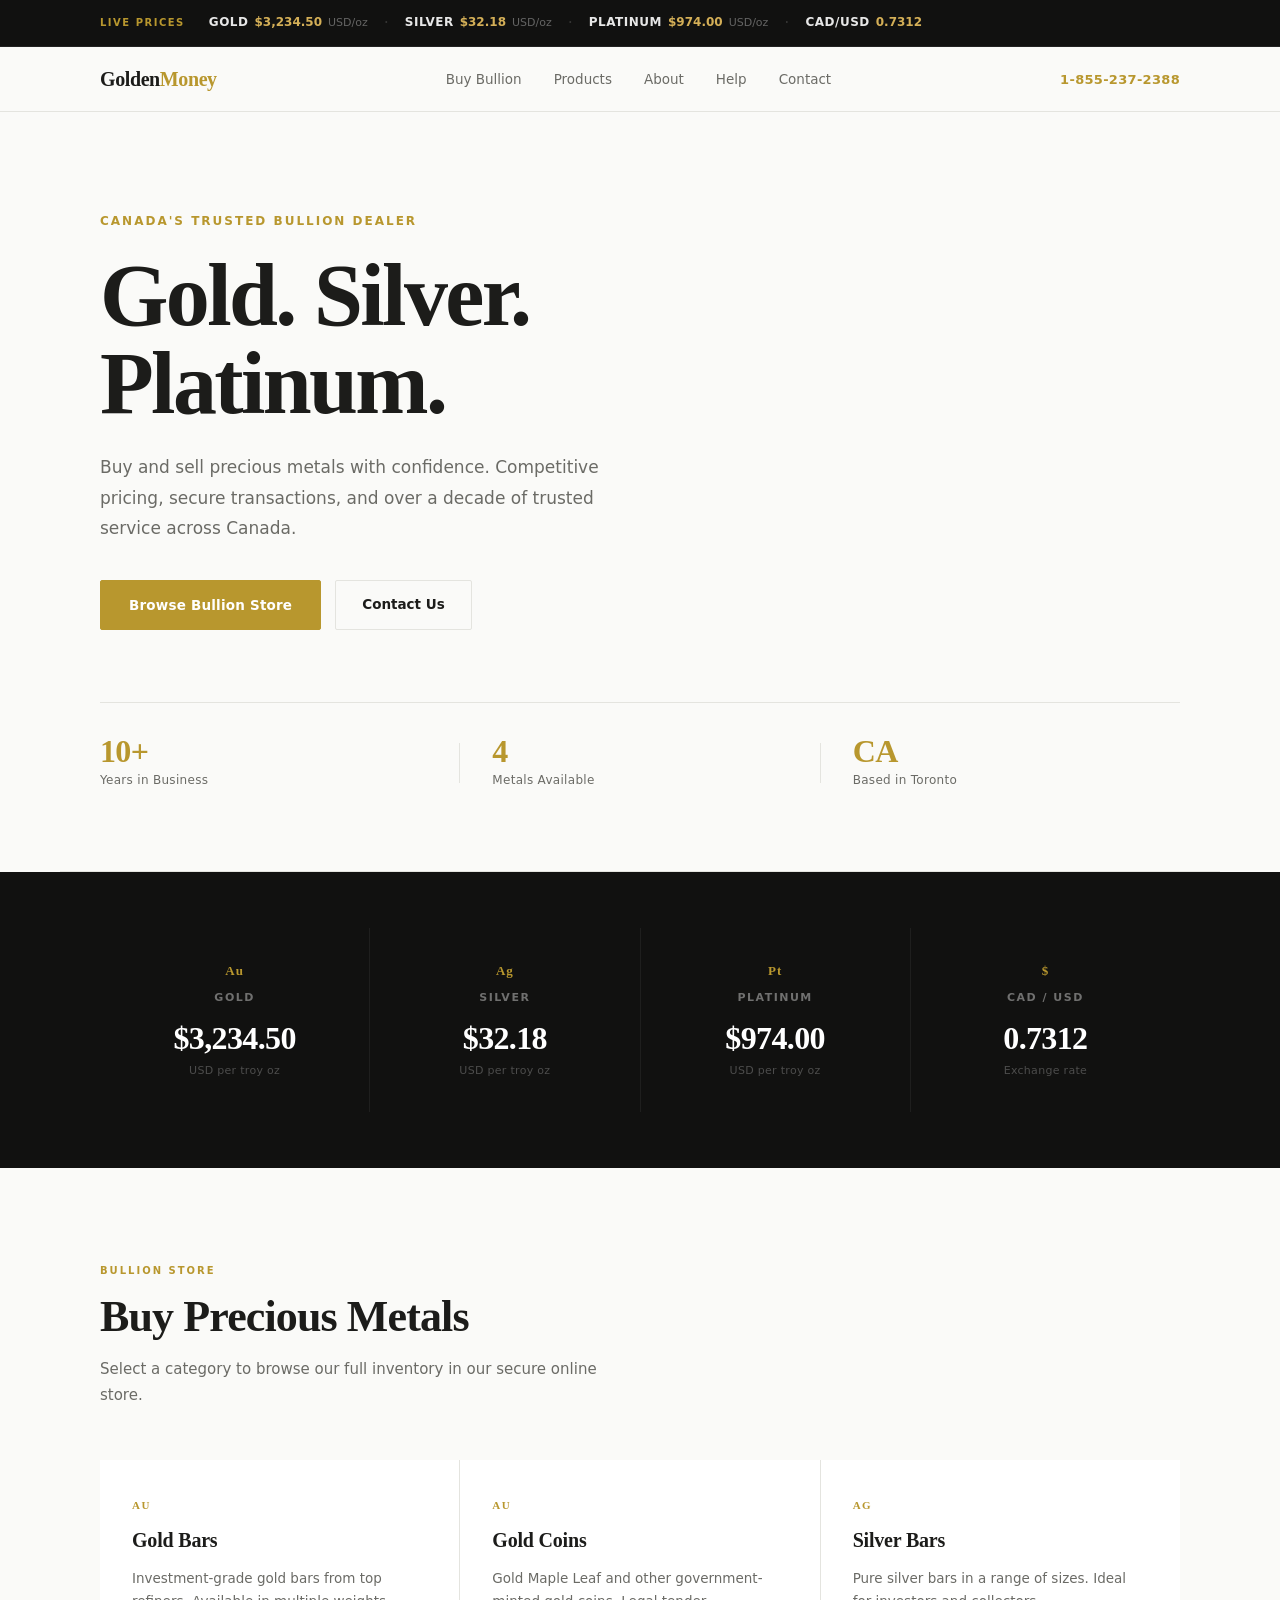
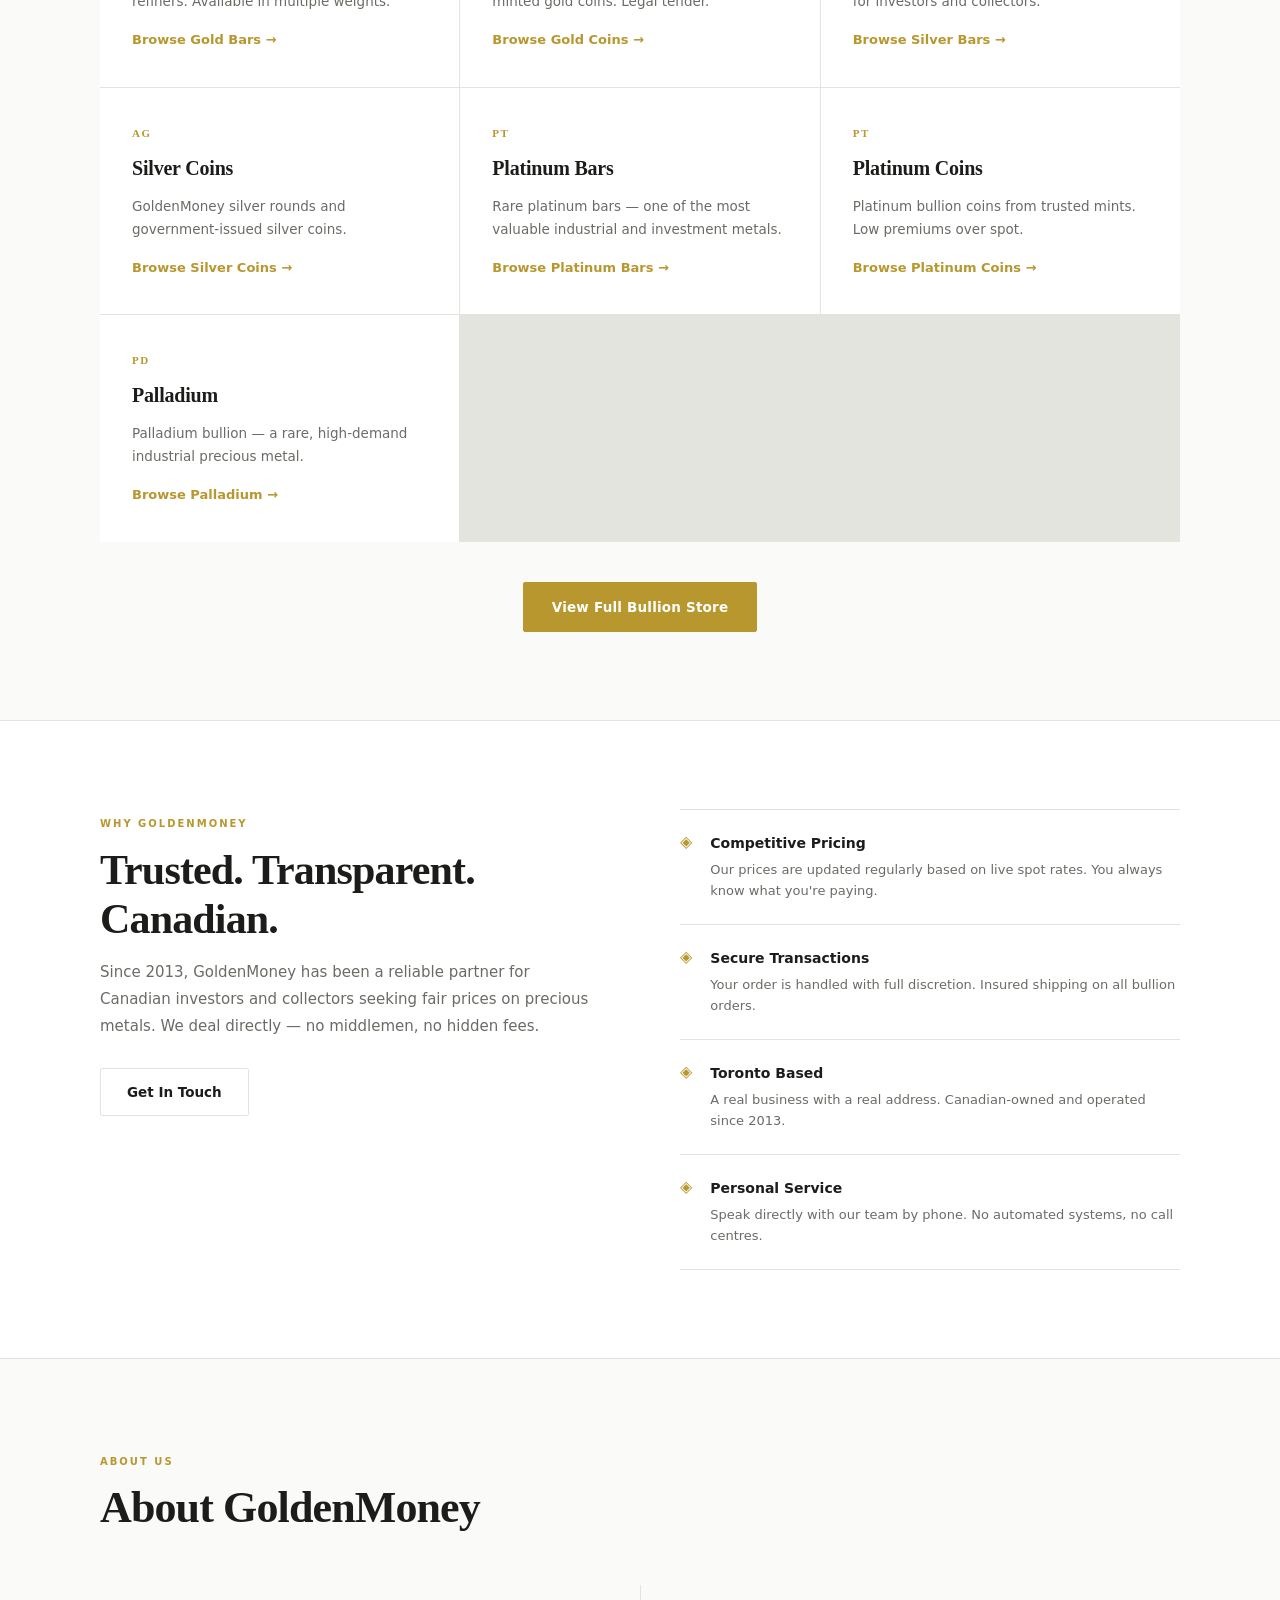
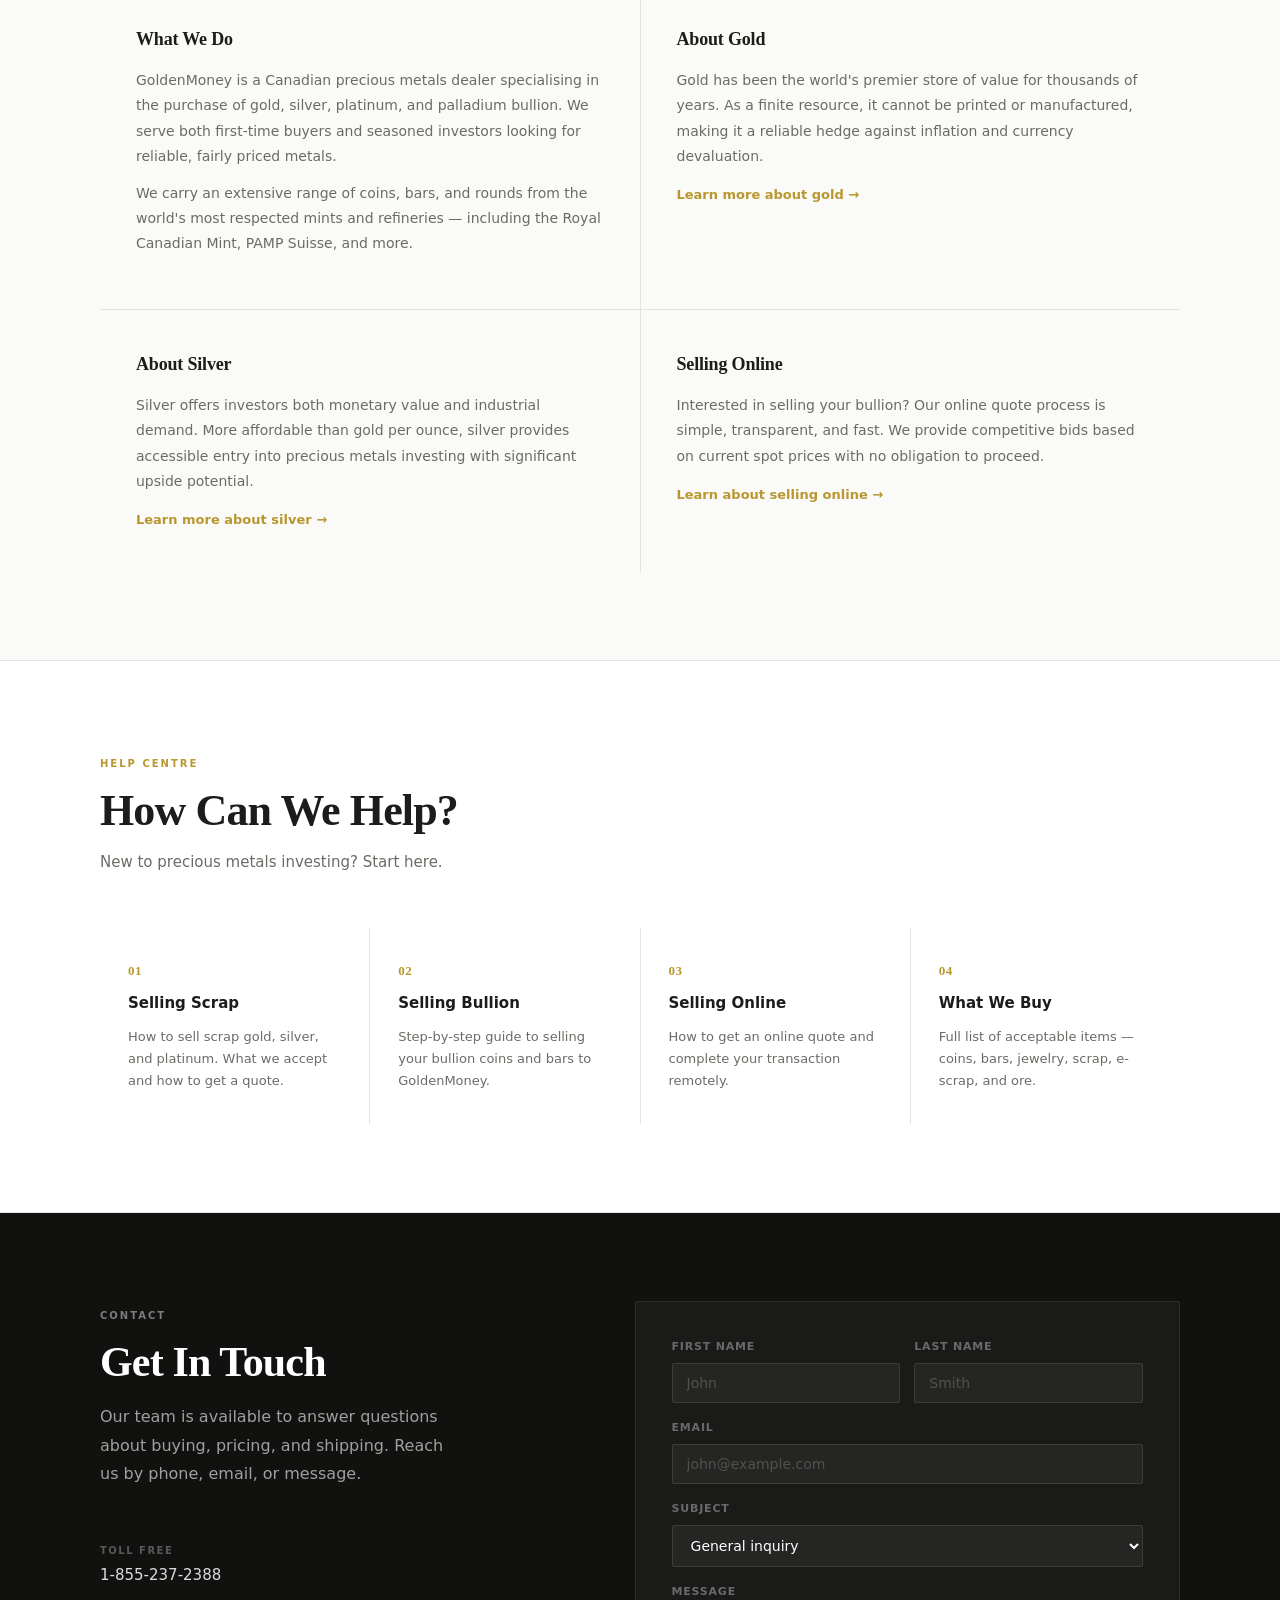
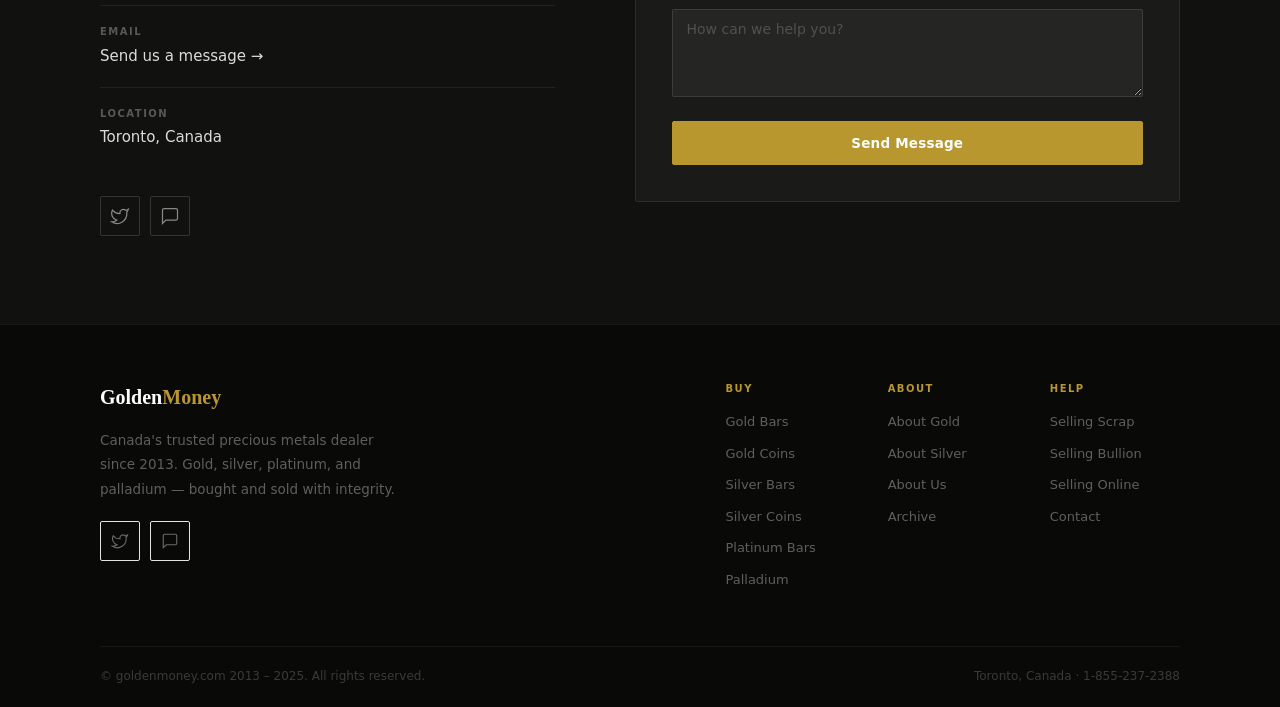
<file: index.html>
<!DOCTYPE html>
<html lang="en">
<head>
<meta charset="UTF-8"/>
<meta name="viewport" content="width=device-width,initial-scale=1.0"/>
<title>GoldenMoney — Precious Metals Dealer | Gold Silver Platinum</title>
<meta name="description" content="GoldenMoney — Canada's trusted precious metals dealer. Buy gold bars, silver coins, platinum bullion. Live spot prices. Call toll free 1-855-237-2388."/>
<link rel="stylesheet" href="style.css"/>
</head>
<body>

<!-- TICKER -->
<div class="ticker">
  <div class="ticker-inner">
    <span class="ticker-label">LIVE PRICES</span>
    <div class="ticker-items">
      <span class="ticker-item"><span class="ticker-metal">GOLD</span> <span class="ticker-price" id="price-gold">$3,234.50</span> <span class="ticker-unit">USD/oz</span></span>
      <span class="ticker-sep">·</span>
      <span class="ticker-item"><span class="ticker-metal">SILVER</span> <span class="ticker-price" id="price-silver">$32.18</span> <span class="ticker-unit">USD/oz</span></span>
      <span class="ticker-sep">·</span>
      <span class="ticker-item"><span class="ticker-metal">PLATINUM</span> <span class="ticker-price" id="price-platinum">$974.00</span> <span class="ticker-unit">USD/oz</span></span>
      <span class="ticker-sep">·</span>
      <span class="ticker-item"><span class="ticker-metal">CAD/USD</span> <span class="ticker-price" id="price-cad">0.7312</span></span>
    </div>
  </div>
</div>

<!-- NAV -->
<nav id="nav">
  <div class="nav-inner">
    <a href="#" class="logo">Golden<span>Money</span></a>
    <ul class="nav-links">
      <li><a href="#buy">Buy Bullion</a></li>
      <li><a href="#products">Products</a></li>
      <li><a href="#about">About</a></li>
      <li><a href="#help">Help</a></li>
      <li><a href="#contact">Contact</a></li>
    </ul>
    <div class="nav-actions">
      <a href="tel:18552372388" class="nav-phone">1-855-237-2388</a>
      <button class="nav-hamburger" id="hamburger" aria-label="Menu">
        <span></span><span></span><span></span>
      </button>
    </div>
  </div>
</nav>

<!-- MOBILE MENU -->
<div class="mobile-nav" id="mobileNav">
  <a href="#buy" onclick="closeMenu()">Buy Bullion</a>
  <a href="#products" onclick="closeMenu()">Products</a>
  <a href="#about" onclick="closeMenu()">About</a>
  <a href="#help" onclick="closeMenu()">Help</a>
  <a href="#contact" onclick="closeMenu()">Contact</a>
  <a href="tel:18552372388" class="mobile-phone">1-855-237-2388</a>
</div>

<!-- HERO -->
<section class="hero">
  <div class="hero-content">
    <p class="hero-eyebrow">Canada's Trusted Bullion Dealer</p>
    <h1>Gold. Silver.<br/>Platinum.</h1>
    <p class="hero-sub">Buy and sell precious metals with confidence. Competitive pricing, secure transactions, and over a decade of trusted service across Canada.</p>
    <div class="hero-actions">
      <a href="#buy" class="btn-primary">Browse Bullion Store</a>
      <a href="#contact" class="btn-secondary">Contact Us</a>
    </div>
  </div>
  <div class="hero-meta">
    <div class="hero-meta-item">
      <span class="meta-num">10+</span>
      <span class="meta-label">Years in Business</span>
    </div>
    <div class="hero-meta-divider"></div>
    <div class="hero-meta-item">
      <span class="meta-num">4</span>
      <span class="meta-label">Metals Available</span>
    </div>
    <div class="hero-meta-divider"></div>
    <div class="hero-meta-item">
      <span class="meta-num">CA</span>
      <span class="meta-label">Based in Toronto</span>
    </div>
  </div>
</section>

<!-- SPOT PRICES STRIP -->
<section class="prices-strip" id="prices">
  <div class="section-inner">
    <div class="prices-grid">
      <div class="price-card">
        <div class="price-symbol">Au</div>
        <div class="price-metal">Gold</div>
        <div class="price-value" id="card-gold">$3,234.50</div>
        <div class="price-unit">USD per troy oz</div>
      </div>
      <div class="price-card">
        <div class="price-symbol">Ag</div>
        <div class="price-metal">Silver</div>
        <div class="price-value" id="card-silver">$32.18</div>
        <div class="price-unit">USD per troy oz</div>
      </div>
      <div class="price-card">
        <div class="price-symbol">Pt</div>
        <div class="price-metal">Platinum</div>
        <div class="price-value" id="card-platinum">$974.00</div>
        <div class="price-unit">USD per troy oz</div>
      </div>
      <div class="price-card price-card--cad">
        <div class="price-symbol">$</div>
        <div class="price-metal">CAD / USD</div>
        <div class="price-value" id="card-cad">0.7312</div>
        <div class="price-unit">Exchange rate</div>
      </div>
    </div>
  </div>
</section>

<!-- BUY BULLION -->
<section class="buy-section" id="buy">
  <div class="section-inner">
    <div class="section-header">
      <span class="section-label">Bullion Store</span>
      <h2>Buy Precious Metals</h2>
      <p>Select a category to browse our full inventory in our secure online store.</p>
    </div>
    <div class="buy-grid">
      <a href="https://www.goldenmoney.com/buy-gold-bars-silver-coins-online/index.php?main_page=index&cPath=21_22" class="buy-card" target="_blank">
        <div class="buy-card-accent"></div>
        <div class="buy-card-symbol">Au</div>
        <h3>Gold Bars</h3>
        <p>Investment-grade gold bars from top refiners. Available in multiple weights.</p>
        <span class="buy-link">Browse Gold Bars →</span>
      </a>
      <a href="https://www.goldenmoney.com/buy-gold-bars-silver-coins-online/index.php?main_page=index&cPath=21_23" class="buy-card" target="_blank">
        <div class="buy-card-accent"></div>
        <div class="buy-card-symbol">Au</div>
        <h3>Gold Coins</h3>
        <p>Gold Maple Leaf and other government-minted gold coins. Legal tender.</p>
        <span class="buy-link">Browse Gold Coins →</span>
      </a>
      <a href="https://www.goldenmoney.com/buy-gold-bars-silver-coins-online/index.php?main_page=index&cPath=24_25" class="buy-card" target="_blank">
        <div class="buy-card-accent"></div>
        <div class="buy-card-symbol">Ag</div>
        <h3>Silver Bars</h3>
        <p>Pure silver bars in a range of sizes. Ideal for investors and collectors.</p>
        <span class="buy-link">Browse Silver Bars →</span>
      </a>
      <a href="https://www.goldenmoney.com/buy-gold-bars-silver-coins-online/index.php?main_page=index&cPath=24_26" class="buy-card" target="_blank">
        <div class="buy-card-accent"></div>
        <div class="buy-card-symbol">Ag</div>
        <h3>Silver Coins</h3>
        <p>GoldenMoney silver rounds and government-issued silver coins.</p>
        <span class="buy-link">Browse Silver Coins →</span>
      </a>
      <a href="https://www.goldenmoney.com/buy-gold-bars-silver-coins-online/index.php?main_page=index&cPath=27_34" class="buy-card" target="_blank">
        <div class="buy-card-accent"></div>
        <div class="buy-card-symbol">Pt</div>
        <h3>Platinum Bars</h3>
        <p>Rare platinum bars — one of the most valuable industrial and investment metals.</p>
        <span class="buy-link">Browse Platinum Bars →</span>
      </a>
      <a href="https://www.goldenmoney.com/buy-gold-bars-silver-coins-online/index.php?main_page=index&cPath=27_33" class="buy-card" target="_blank">
        <div class="buy-card-accent"></div>
        <div class="buy-card-symbol">Pt</div>
        <h3>Platinum Coins</h3>
        <p>Platinum bullion coins from trusted mints. Low premiums over spot.</p>
        <span class="buy-link">Browse Platinum Coins →</span>
      </a>
      <a href="https://www.goldenmoney.com/buy-gold-bars-silver-coins-online/index.php?main_page=index&cPath=35" class="buy-card" target="_blank">
        <div class="buy-card-accent"></div>
        <div class="buy-card-symbol">Pd</div>
        <h3>Palladium</h3>
        <p>Palladium bullion — a rare, high-demand industrial precious metal.</p>
        <span class="buy-link">Browse Palladium →</span>
      </a>
    </div>
    <div class="buy-cta">
      <a href="https://www.goldenmoney.com/buy-gold-bars-silver-coins-online/index.php" class="btn-primary" target="_blank">View Full Bullion Store</a>
    </div>
  </div>
</section>

<!-- WHY US -->
<section class="why-section" id="products">
  <div class="section-inner">
    <div class="why-grid">
      <div class="why-text">
        <span class="section-label">Why GoldenMoney</span>
        <h2>Trusted. Transparent.<br/>Canadian.</h2>
        <p>Since 2013, GoldenMoney has been a reliable partner for Canadian investors and collectors seeking fair prices on precious metals. We deal directly — no middlemen, no hidden fees.</p>
        <a href="#contact" class="btn-secondary" style="margin-top:28px;display:inline-block">Get In Touch</a>
      </div>
      <div class="why-features">
        <div class="feature-item">
          <div class="feature-icon">◈</div>
          <div>
            <h4>Competitive Pricing</h4>
            <p>Our prices are updated regularly based on live spot rates. You always know what you're paying.</p>
          </div>
        </div>
        <div class="feature-item">
          <div class="feature-icon">◈</div>
          <div>
            <h4>Secure Transactions</h4>
            <p>Your order is handled with full discretion. Insured shipping on all bullion orders.</p>
          </div>
        </div>
        <div class="feature-item">
          <div class="feature-icon">◈</div>
          <div>
            <h4>Toronto Based</h4>
            <p>A real business with a real address. Canadian-owned and operated since 2013.</p>
          </div>
        </div>
        <div class="feature-item">
          <div class="feature-icon">◈</div>
          <div>
            <h4>Personal Service</h4>
            <p>Speak directly with our team by phone. No automated systems, no call centres.</p>
          </div>
        </div>
      </div>
    </div>
  </div>
</section>

<!-- ABOUT -->
<section class="about-section" id="about">
  <div class="section-inner">
    <div class="section-header">
      <span class="section-label">About Us</span>
      <h2>About GoldenMoney</h2>
    </div>
    <div class="about-grid">
      <div class="about-block">
        <h3>What We Do</h3>
        <p>GoldenMoney is a Canadian precious metals dealer specialising in the purchase of gold, silver, platinum, and palladium bullion. We serve both first-time buyers and seasoned investors looking for reliable, fairly priced metals.</p>
        <p>We carry an extensive range of coins, bars, and rounds from the world's most respected mints and refineries — including the Royal Canadian Mint, PAMP Suisse, and more.</p>
      </div>
      <div class="about-block">
        <h3>About Gold</h3>
        <p>Gold has been the world's premier store of value for thousands of years. As a finite resource, it cannot be printed or manufactured, making it a reliable hedge against inflation and currency devaluation.</p>
        <a href="https://www.goldenmoney.com/buy-gold-bullion-bars.php" class="text-link" target="_blank">Learn more about gold →</a>
      </div>
      <div class="about-block">
        <h3>About Silver</h3>
        <p>Silver offers investors both monetary value and industrial demand. More affordable than gold per ounce, silver provides accessible entry into precious metals investing with significant upside potential.</p>
        <a href="https://www.goldenmoney.com/buy-silver-bullion-bars.php" class="text-link" target="_blank">Learn more about silver →</a>
      </div>
      <div class="about-block">
        <h3>Selling Online</h3>
        <p>Interested in selling your bullion? Our online quote process is simple, transparent, and fast. We provide competitive bids based on current spot prices with no obligation to proceed.</p>
        <a href="https://www.goldenmoney.com/selling-sterling-silver-online.php" class="text-link" target="_blank">Learn about selling online →</a>
      </div>
    </div>
  </div>
</section>

<!-- HELP -->
<section class="help-section" id="help">
  <div class="section-inner">
    <div class="section-header">
      <span class="section-label">Help Centre</span>
      <h2>How Can We Help?</h2>
      <p>New to precious metals investing? Start here.</p>
    </div>
    <div class="help-grid">
      <a href="https://www.goldenmoney.com/how-to-sell-gold-scrap.php" class="help-card" target="_blank">
        <span class="help-num">01</span>
        <h4>Selling Scrap</h4>
        <p>How to sell scrap gold, silver, and platinum. What we accept and how to get a quote.</p>
      </a>
      <a href="https://www.goldenmoney.com/how-to-sell-gold-silver-bullion-online.php" class="help-card" target="_blank">
        <span class="help-num">02</span>
        <h4>Selling Bullion</h4>
        <p>Step-by-step guide to selling your bullion coins and bars to GoldenMoney.</p>
      </a>
      <a href="https://www.goldenmoney.com/selling-sterling-silver-online.php" class="help-card" target="_blank">
        <span class="help-num">03</span>
        <h4>Selling Online</h4>
        <p>How to get an online quote and complete your transaction remotely.</p>
      </a>
      <a href="https://www.goldenmoney.com/gold-silver-refining-online.php" class="help-card" target="_blank">
        <span class="help-num">04</span>
        <h4>What We Buy</h4>
        <p>Full list of acceptable items — coins, bars, jewelry, scrap, e-scrap, and ore.</p>
      </a>
    </div>
  </div>
</section>

<!-- CONTACT -->
<section class="contact-section" id="contact">
  <div class="section-inner">
    <div class="contact-grid">
      <div class="contact-info">
        <span class="section-label" style="color:rgba(255,255,255,0.45)">Contact</span>
        <h2 style="color:white">Get In Touch</h2>
        <p style="color:rgba(255,255,255,0.6);max-width:360px;line-height:1.8">Our team is available to answer questions about buying, pricing, and shipping. Reach us by phone, email, or message.</p>
        <div class="contact-methods">
          <div class="contact-method">
            <span class="contact-method-label">Toll Free</span>
            <a href="tel:18552372388" class="contact-method-value">1-855-237-2388</a>
          </div>
          <div class="contact-method">
            <span class="contact-method-label">Email</span>
            <a href="https://www.goldenmoney.com/sell-gold-coins.php" class="contact-method-value" target="_blank">Send us a message →</a>
          </div>
          <div class="contact-method">
            <span class="contact-method-label">Location</span>
            <span class="contact-method-value">Toronto, Canada</span>
          </div>
        </div>
        <!-- SOCIAL + MESSAGING LINKS -->
        <div class="social-row">
          <a href="#" class="social-link" aria-label="Social Media">
            <svg width="20" height="20" viewBox="0 0 24 24" fill="none" stroke="currentColor" stroke-width="1.5"><path d="M22 4s-.7 2.1-2 3.4c1.6 10-9.4 17.3-18 11.6 2.2.1 4.4-.6 6-2C3 15.5.5 9.6 3 5c2.2 2.7 5.5 4.3 9 4-.9-4.2 4-6.6 7-3.8 1.1 0 3-1.2 3-1.2z"/></svg>
          </a>
          <a href="#" class="social-link" aria-label="Message Us">
            <svg width="20" height="20" viewBox="0 0 24 24" fill="none" stroke="currentColor" stroke-width="1.5"><path d="M21 15a2 2 0 0 1-2 2H7l-4 4V5a2 2 0 0 1 2-2h14a2 2 0 0 1 2 2z"/></svg>
          </a>
        </div>
      </div>
      <div class="contact-form-wrap">
        <form class="contact-form">
          <div class="form-row">
            <div class="form-group">
              <label>First Name</label>
              <input type="text" placeholder="John"/>
            </div>
            <div class="form-group">
              <label>Last Name</label>
              <input type="text" placeholder="Smith"/>
            </div>
          </div>
          <div class="form-group">
            <label>Email</label>
            <input type="email" placeholder="john@example.com"/>
          </div>
          <div class="form-group">
            <label>Subject</label>
            <select>
              <option>General inquiry</option>
              <option>Buying bullion</option>
              <option>Pricing question</option>
              <option>Shipping & delivery</option>
              <option>Other</option>
            </select>
          </div>
          <div class="form-group">
            <label>Message</label>
            <textarea rows="4" placeholder="How can we help you?"></textarea>
          </div>
          <button type="submit" class="btn-primary" style="width:100%">Send Message</button>
        </form>
      </div>
    </div>
  </div>
</section>

<!-- FOOTER -->
<footer>
  <div class="footer-inner">
    <div class="footer-top">
      <div class="footer-brand">
        <div class="footer-logo">Golden<span>Money</span></div>
        <p>Canada's trusted precious metals dealer since 2013. Gold, silver, platinum, and palladium — bought and sold with integrity.</p>
        <div class="footer-social">
          <a href="#" class="social-link social-link--light" aria-label="Social Media">
            <svg width="18" height="18" viewBox="0 0 24 24" fill="none" stroke="currentColor" stroke-width="1.5"><path d="M22 4s-.7 2.1-2 3.4c1.6 10-9.4 17.3-18 11.6 2.2.1 4.4-.6 6-2C3 15.5.5 9.6 3 5c2.2 2.7 5.5 4.3 9 4-.9-4.2 4-6.6 7-3.8 1.1 0 3-1.2 3-1.2z"/></svg>
          </a>
          <a href="#" class="social-link social-link--light" aria-label="Message Us">
            <svg width="18" height="18" viewBox="0 0 24 24" fill="none" stroke="currentColor" stroke-width="1.5"><path d="M21 15a2 2 0 0 1-2 2H7l-4 4V5a2 2 0 0 1 2-2h14a2 2 0 0 1 2 2z"/></svg>
          </a>
        </div>
      </div>
      <div class="footer-nav">
        <div class="footer-col">
          <h5>Buy</h5>
          <a href="https://www.goldenmoney.com/buy-gold-bars-silver-coins-online/index.php?main_page=index&cPath=21_22" target="_blank">Gold Bars</a>
          <a href="https://www.goldenmoney.com/buy-gold-bars-silver-coins-online/index.php?main_page=index&cPath=21_23" target="_blank">Gold Coins</a>
          <a href="https://www.goldenmoney.com/buy-gold-bars-silver-coins-online/index.php?main_page=index&cPath=24_25" target="_blank">Silver Bars</a>
          <a href="https://www.goldenmoney.com/buy-gold-bars-silver-coins-online/index.php?main_page=index&cPath=24_26" target="_blank">Silver Coins</a>
          <a href="https://www.goldenmoney.com/buy-gold-bars-silver-coins-online/index.php?main_page=index&cPath=27_34" target="_blank">Platinum Bars</a>
          <a href="https://www.goldenmoney.com/buy-gold-bars-silver-coins-online/index.php?main_page=index&cPath=35" target="_blank">Palladium</a>
        </div>
        <div class="footer-col">
          <h5>About</h5>
          <a href="https://www.goldenmoney.com/buy-gold-bullion-bars.php" target="_blank">About Gold</a>
          <a href="https://www.goldenmoney.com/buy-silver-bullion-bars.php" target="_blank">About Silver</a>
          <a href="https://www.goldenmoney.com/sell-silver-coins.php" target="_blank">About Us</a>
          <a href="https://www.goldenmoney.com/silver-coins-dealer.php" target="_blank">Archive</a>
        </div>
        <div class="footer-col">
          <h5>Help</h5>
          <a href="https://www.goldenmoney.com/how-to-sell-gold-scrap.php" target="_blank">Selling Scrap</a>
          <a href="https://www.goldenmoney.com/how-to-sell-gold-silver-bullion-online.php" target="_blank">Selling Bullion</a>
          <a href="https://www.goldenmoney.com/selling-sterling-silver-online.php" target="_blank">Selling Online</a>
          <a href="https://www.goldenmoney.com/sell-gold-coins.php" target="_blank">Contact</a>
        </div>
      </div>
    </div>
    <div class="footer-bottom">
      <span>© goldenmoney.com 2013 – 2025. All rights reserved.</span>
      <span>Toronto, Canada · 1-855-237-2388</span>
    </div>
  </div>
</footer>

<script>
// Mobile menu
function closeMenu(){document.getElementById('mobileNav').classList.remove('open');document.getElementById('hamburger').classList.remove('active')}
document.getElementById('hamburger').addEventListener('click',function(){
  this.classList.toggle('active');
  document.getElementById('mobileNav').classList.toggle('open');
});

// Sticky nav
window.addEventListener('scroll',function(){
  document.getElementById('nav').classList.toggle('scrolled',window.scrollY>60);
});

// Smooth scroll
document.querySelectorAll('a[href^="#"]').forEach(a=>{
  a.addEventListener('click',function(e){
    const t=document.querySelector(this.getAttribute('href'));
    if(t){e.preventDefault();t.scrollIntoView({behavior:'smooth',block:'start'})}
  });
});
</script>
</body>
</html>
</file>
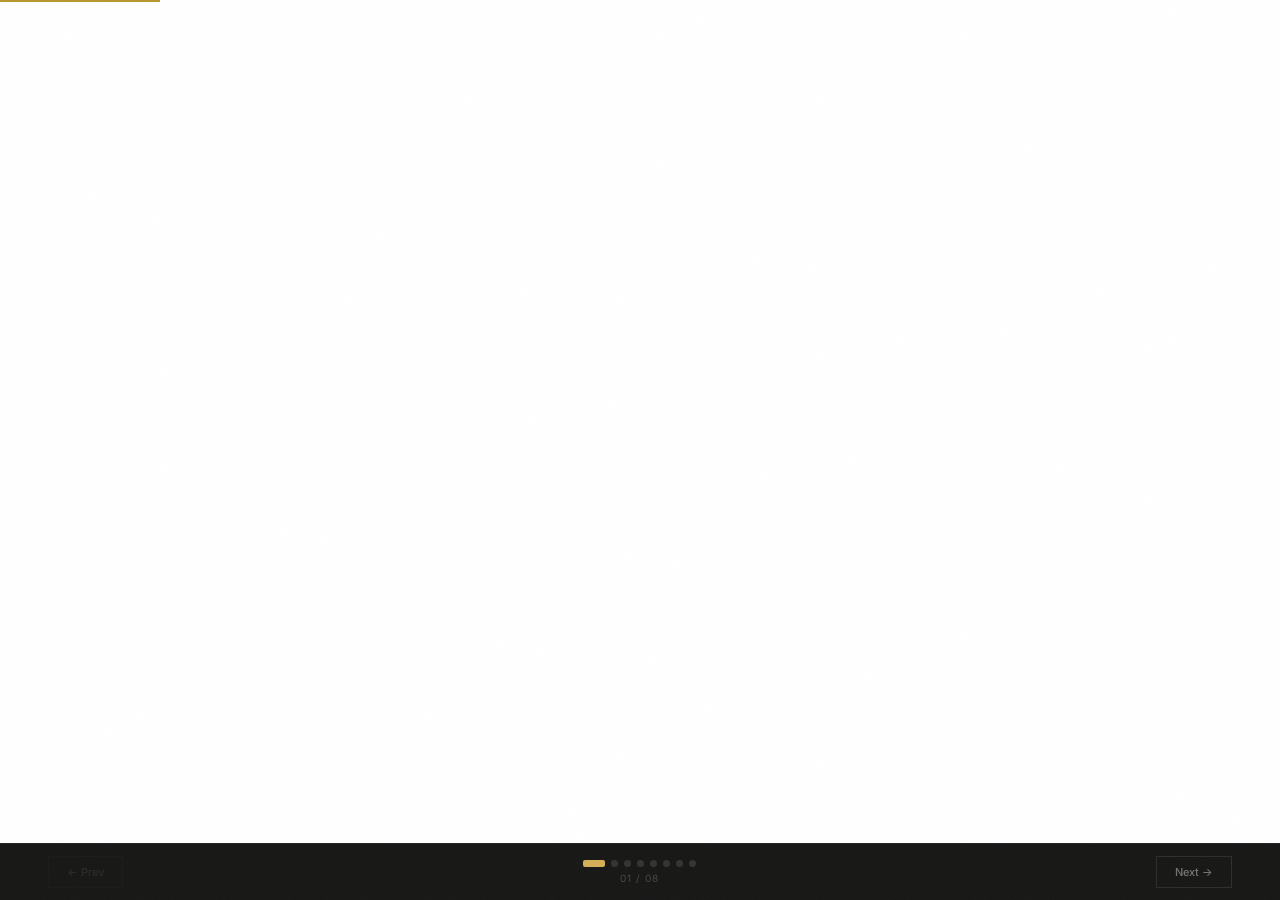
<file: proposal.html>
<!DOCTYPE html>
<html lang="en">
<head>
<meta charset="UTF-8"/>
<meta name="viewport" content="width=device-width,initial-scale=1.0"/>
<title>GoldenMoney — Website Redesign Proposal</title>
<link href="https://fonts.googleapis.com/css2?family=EB+Garamond:ital,wght@0,400;0,500;0,700;1,400;1,500&family=Inter:wght@300;400;500;600&display=swap" rel="stylesheet"/>
<style>
*{box-sizing:border-box;margin:0;padding:0}
html,body{height:100%;overflow:hidden}
body{font-family:'Inter',sans-serif;color:#1C1C1A;-webkit-font-smoothing:antialiased}

:root{
  --gold:#B8972E;
  --gold-l:#D4AF57;
  --gold-p:#F5EDD6;
  --dark:#111110;
  --mid:#2A2A28;
  --text:#1C1C1A;
  --muted:#6B6B66;
  --border:#E4E4DF;
  --bg:#FAFAF8;
  --white:#FFFFFF;
  --serif:'EB Garamond',Georgia,serif;
}

body::after{content:'';position:fixed;inset:0;background-image:url("data:image/svg+xml,%3Csvg viewBox='0 0 512 512' xmlns='http://www.w3.org/2000/svg'%3E%3Cfilter id='n'%3E%3CfeTurbulence type='fractalNoise' baseFrequency='0.75' numOctaves='4' stitchTiles='stitch'/%3E%3C/filter%3E%3Crect width='100%25' height='100%25' filter='url(%23n)' opacity='0.02'/%3E%3C/svg%3E");pointer-events:none;z-index:999}

.deck{width:100vw;height:100vh;position:relative;overflow:hidden}
.slide{position:absolute;inset:0;display:flex;flex-direction:column;justify-content:center;padding:52px 80px 84px;opacity:0;pointer-events:none;transition:opacity 0.45s ease,transform 0.45s ease;transform:translateY(20px)}
.slide.active{opacity:1;pointer-events:all;transform:translateY(0)}
.slide.exit{opacity:0;transform:translateY(-20px)}

.bg-cream{background:var(--bg)}
.bg-white{background:var(--white)}
.bg-dark{background:var(--dark)}
.bg-gold{background:linear-gradient(135deg,#8B6914,#B8972E 50%,#D4AF57)}
.bg-warm{background:#FEFCF5}

.inner{position:relative;z-index:1;max-width:1060px;margin:0 auto;width:100%}

/* DECORATIVE LINE */
.rule{width:48px;height:2px;background:var(--gold);margin-bottom:22px}
.rule.light{background:var(--gold-l)}
.rule.center{margin:0 auto 22px}

/* TYPE */
.eyebrow{font-size:10px;font-weight:600;letter-spacing:2px;text-transform:uppercase;color:var(--gold);margin-bottom:14px;display:block}
.eyebrow.light{color:rgba(255,255,255,0.45)}
.eyebrow.gold-light{color:rgba(255,255,255,0.7)}

h1{font-family:var(--serif);font-size:clamp(40px,6vw,72px);font-weight:400;line-height:1.02;letter-spacing:-0.01em;color:var(--text);margin-bottom:16px}
h1.light{color:var(--white)}
h1 em{font-style:italic;color:var(--gold)}
h1.light em{color:var(--gold-l)}
h2{font-family:var(--serif);font-size:clamp(28px,4vw,50px);font-weight:400;line-height:1.08;letter-spacing:-0.01em;color:var(--text);margin-bottom:12px}
h2.light{color:var(--white)}
h2 em{font-style:italic;color:var(--gold)}
h2.light em{color:var(--gold-l)}
.lead{font-size:clamp(13px,1.3vw,15px);line-height:1.85;color:var(--muted);max-width:580px;margin-bottom:22px}
.lead.light{color:rgba(255,255,255,0.62)}

/* STAT BAR */
.stat-bar{display:flex;border:1px solid var(--border);margin-bottom:28px}
.stat-bar.dark{border-color:rgba(255,255,255,0.1)}
.st{flex:1;padding:16px 20px;text-align:center;border-right:1px solid var(--border)}
.stat-bar.dark .st{border-right-color:rgba(255,255,255,0.08)}
.st:last-child{border-right:none}
.sv{font-family:var(--serif);font-size:clamp(20px,2.5vw,30px);font-weight:500;color:var(--gold);line-height:1}
.stat-bar.dark .sv{color:var(--gold-l)}
.sl{font-size:10px;color:var(--muted);letter-spacing:1px;text-transform:uppercase;margin-top:5px}
.stat-bar.dark .sl{color:rgba(255,255,255,0.3)}

/* GRIDS */
.g2{display:grid;grid-template-columns:1fr 1fr;gap:1px;background:var(--border)}
.g3{display:grid;grid-template-columns:1fr 1fr 1fr;gap:1px;background:var(--border)}
.g4{display:grid;grid-template-columns:repeat(4,1fr);gap:1px;background:var(--border)}
.g2.dk{background:rgba(255,255,255,0.08)}
.g3.dk{background:rgba(255,255,255,0.08)}

/* CARDS */
.card{background:var(--white);padding:22px 24px}
.card.warm{background:var(--bg)}
.card.dark{background:rgba(255,255,255,0.05)}
.card.gold-bg{background:rgba(184,151,46,0.08)}
.card.green-bg{background:#F0FDF4}
.card.red-bg{background:#FEF2F2}
.card .ci{font-size:10px;font-weight:700;letter-spacing:1.5px;text-transform:uppercase;color:var(--gold);margin-bottom:10px;display:block}
.card.dark .ci{color:var(--gold-l)}
.card h3{font-family:var(--serif);font-size:17px;font-weight:500;color:var(--text);margin-bottom:6px}
.card.dark h3{color:var(--white)}
.card p{font-size:12.5px;color:var(--muted);line-height:1.65}
.card.dark p{color:rgba(255,255,255,0.5)}

/* ROW LIST */
.rl{border-top:1px solid var(--border)}
.ri{display:flex;gap:14px;align-items:flex-start;padding:11px 0;border-bottom:1px solid var(--border)}
.ri:last-child{border-bottom:none}
.rn{font-family:var(--serif);font-size:18px;font-weight:500;color:var(--gold);width:22px;flex-shrink:0;line-height:1.2}
.ri h4{font-size:13px;font-weight:600;color:var(--text);margin-bottom:2px}
.ri p{font-size:12px;color:var(--muted);line-height:1.6}

/* CHECK LIST */
.cl{display:flex;flex-direction:column;gap:8px}
.ci2{display:flex;gap:11px;align-items:flex-start;padding:10px 14px;border:1px solid}
.ci2.done{background:#F0FDF4;border-color:#BBF7D0}
.ci2.gone{background:#FEF2F2;border-color:#FECACA}
.ci2.add{background:rgba(184,151,46,0.06);border-color:rgba(184,151,46,0.25)}
.ci2 .ico{font-size:14px;flex-shrink:0;margin-top:1px}
.ci2 h4{font-size:12.5px;font-weight:600;margin-bottom:1px}
.ci2.done h4{color:#166534}
.ci2.gone h4{color:#991B1B}
.ci2.add h4{color:#8B6914}
.ci2 p{font-size:11.5px;color:var(--muted);line-height:1.5}
.badge{font-size:10px;font-weight:700;padding:2px 8px;border-radius:0;margin-left:6px;vertical-align:middle}
.bd{background:#DCFCE7;color:#166534}
.br{background:#FEE2E2;color:#991B1B}
.bg{background:rgba(184,151,46,0.12);color:#8B6914}

/* BEFORE/AFTER */
.before-after{display:grid;grid-template-columns:1fr 1fr;gap:1px;background:var(--border)}
.ba-col{background:var(--white);padding:24px}
.ba-label{font-size:10px;font-weight:700;letter-spacing:1.5px;text-transform:uppercase;margin-bottom:16px;display:block}
.ba-col.before .ba-label{color:#991B1B}
.ba-col.after .ba-label{color:#166534}
.ba-item{font-size:12.5px;color:var(--muted);padding:8px 0;border-bottom:1px solid var(--border);display:flex;align-items:center;gap:8px;line-height:1.5}
.ba-item:last-child{border-bottom:none}
.ba-item .dot{width:6px;height:6px;border-radius:50%;flex-shrink:0}
.before .dot{background:#FECACA}
.after .dot{background:#BBF7D0}

/* TIMELINE */
.tl{display:flex;position:relative;margin:18px 0 6px}
.tl::before{content:'';position:absolute;top:18px;left:2%;right:2%;height:1px;background:var(--border);z-index:0}
.ts{flex:1;text-align:center;position:relative;z-index:1}
.tc{width:36px;height:36px;background:var(--bg);border:1.5px solid var(--gold);display:flex;align-items:center;justify-content:center;margin:0 auto 9px;font-family:var(--serif);font-size:11px;font-weight:600;color:var(--gold)}
.ts h4{font-size:11px;font-weight:600;color:var(--text);margin-bottom:2px}
.ts p{font-size:10px;color:var(--muted)}

/* CALLOUT */
.callout{border-left:3px solid var(--gold);background:var(--gold-p);padding:14px 18px;margin-top:16px}
.callout p{font-family:var(--serif);font-style:italic;font-size:14px;color:var(--text);line-height:1.75}
.callout.dark{border-left-color:var(--gold-l);background:rgba(184,151,46,0.1)}
.callout.dark p{color:rgba(255,255,255,0.8)}

/* PRICE BOX */
.price-box{border:1px solid var(--border);padding:28px;text-align:center}
.price-big{font-family:var(--serif);font-size:clamp(64px,9vw,100px);font-weight:400;color:var(--text);line-height:1;letter-spacing:-0.04em}
.price-label{font-size:10px;letter-spacing:2px;text-transform:uppercase;color:var(--muted);margin-top:8px;font-weight:500}

/* DELIVERABLES */
.deliv-list{display:flex;flex-direction:column;gap:0}
.deliv{display:flex;align-items:center;gap:10px;font-size:13px;color:var(--text);padding:10px 0;border-bottom:1px solid var(--border)}
.deliv:last-child{border-bottom:none}
.deliv::before{content:'◈';color:var(--gold);font-size:10px;flex-shrink:0}

/* NAV */
.nav{position:fixed;bottom:0;left:0;right:0;z-index:200;display:flex;align-items:center;justify-content:space-between;padding:12px 48px;transition:all 0.3s}
.nav.light{background:rgba(250,250,248,0.97);backdrop-filter:blur(16px);border-top:1px solid var(--border)}
.nav.dark{background:rgba(17,17,16,0.97);backdrop-filter:blur(16px);border-top:1px solid rgba(255,255,255,0.07)}
.dots{display:flex;gap:6px}
.dot{width:7px;height:7px;border-radius:50%;cursor:pointer;transition:all 0.25s;border:none;padding:0}
.nav.light .dot{background:var(--border)}
.nav.light .dot.on{background:var(--gold);width:22px;border-radius:2px}
.nav.dark .dot{background:rgba(255,255,255,0.12)}
.nav.dark .dot.on{background:var(--gold-l);width:22px;border-radius:2px}
.nbtn{font-size:11px;font-family:'Inter',sans-serif;padding:8px 18px;cursor:pointer;transition:all 0.15s;font-weight:500;background:transparent}
.nav.light .nbtn{border:1px solid var(--border);color:var(--muted)}
.nav.light .nbtn:hover:not(:disabled){border-color:var(--gold);color:var(--gold)}
.nav.dark .nbtn{border:1px solid rgba(255,255,255,0.1);color:rgba(255,255,255,0.4)}
.nav.dark .nbtn:hover:not(:disabled){border-color:var(--gold-l);color:var(--gold-l)}
.nbtn:disabled{opacity:0.2;cursor:default}
.lbl{font-size:10px;letter-spacing:1px;text-align:center;font-family:'Inter',sans-serif;text-transform:uppercase}
.nav.light .lbl{color:rgba(28,28,26,0.25)}
.nav.dark .lbl{color:rgba(255,255,255,0.2)}
.pbar{position:fixed;top:0;left:0;height:2px;background:var(--gold);z-index:300;transition:width 0.4s ease}

@media(max-width:768px){
  .slide{padding:24px 18px 76px;overflow-y:auto;justify-content:flex-start;padding-top:32px}
  .g2,.g3,.g4{grid-template-columns:1fr}
  .stat-bar{flex-direction:row;flex-wrap:wrap}
  .stat-bar .st{flex:1 1 45%;border-right:1px solid var(--border);border-bottom:1px solid var(--border);min-width:0}
  .before-after{grid-template-columns:1fr}
  .tl{flex-direction:column;gap:12px}
  .tl::before{display:none}
  .ts{text-align:left;display:flex;gap:12px;align-items:flex-start}
  .tc{flex-shrink:0;margin:0}
  .nav{padding:11px 18px}
  h1{font-size:clamp(30px,8vw,50px)}
  h2{font-size:clamp(22px,6vw,36px)}
  .lead{font-size:13px}
  .price-big{font-size:clamp(48px,12vw,80px)}
}
@media(max-width:480px){
  .slide{padding:20px 16px 76px}
  .stat-bar .st{flex:1 1 100%;border-right:none}
  .g3,.g4{grid-template-columns:1fr}
}
</style>
</head>
<body>
<div class="pbar" id="pbar"></div>
<div class="deck">

<!-- S1 COVER -->
<div class="slide bg-dark" id="s0">
  <div class="inner">
    <div style="display:grid;grid-template-columns:1fr 1fr;gap:60px;align-items:center">
      <div>
        <span class="eyebrow gold-light">Website Redesign Proposal · goldenmoney.com</span>
        <div class="rule light"></div>
        <h1 class="light">A site worthy of<br/>the metal it <em>sells.</em></h1>
        <p class="lead light">I read your brief fully, studied your existing site, and built a working demo before writing this proposal. No calls. No templates. No AI design.</p>
        <div class="stat-bar dark" style="margin-top:8px">
          <div class="st"><div class="sv">$350</div><div class="sl">Fixed Price</div></div>
          <div class="st"><div class="sv">3</div><div class="sl">Days Delivery</div></div>
          <div class="st"><div class="sv">0</div><div class="sl">Templates Used</div></div>
          <div class="st"><div class="sv">100%</div><div class="sl">Custom CSS</div></div>
        </div>
      </div>
      <!-- Mini site preview -->
      <div style="border:1px solid rgba(255,255,255,0.08);padding:2px;background:rgba(255,255,255,0.03)">
        <div style="background:#111110;padding:10px 14px;border-bottom:1px solid rgba(255,255,255,0.07);display:flex;align-items:center;gap:8px">
          <div style="display:flex;gap:5px"><div style="width:8px;height:8px;border-radius:50%;background:#444"></div><div style="width:8px;height:8px;border-radius:50%;background:#444"></div><div style="width:8px;height:8px;border-radius:50%;background:#444"></div></div>
          <div style="font-size:11px;color:rgba(255,255,255,0.25);flex:1;text-align:center">goldenmoney.com</div>
        </div>
        <!-- Fake ticker -->
        <div style="background:#0A0A09;padding:8px 16px;display:flex;gap:16px;font-size:11px;border-bottom:1px solid rgba(255,255,255,0.05)">
          <span style="color:rgba(255,255,255,0.3);font-size:9px;letter-spacing:1px;text-transform:uppercase">LIVE PRICES</span>
          <span style="color:#D4AF57;font-weight:600">GOLD $3,234</span>
          <span style="color:rgba(255,255,255,0.4)">·</span>
          <span style="color:#D4AF57;font-weight:600">SILVER $32.18</span>
          <span style="color:rgba(255,255,255,0.4)">·</span>
          <span style="color:#D4AF57;font-weight:600">PT $974</span>
        </div>
        <!-- Fake nav -->
        <div style="background:#111110;padding:10px 16px;display:flex;justify-content:space-between;align-items:center;border-bottom:1px solid rgba(255,255,255,0.05)">
          <span style="font-size:13px;font-weight:700;color:white;font-family:Georgia,serif">Golden<span style="color:#D4AF57">Money</span></span>
          <div style="display:flex;gap:16px">
            <span style="font-size:11px;color:rgba(255,255,255,0.4)">Buy</span>
            <span style="font-size:11px;color:rgba(255,255,255,0.4)">About</span>
            <span style="font-size:11px;color:rgba(255,255,255,0.4)">Contact</span>
          </div>
        </div>
        <!-- Fake hero -->
        <div style="background:var(--bg);padding:24px 16px;border-bottom:1px solid var(--border)">
          <div style="font-size:10px;color:var(--gold);letter-spacing:1.5px;text-transform:uppercase;margin-bottom:8px">Canada's Trusted Bullion Dealer</div>
          <div style="font-family:Georgia,serif;font-size:22px;color:#1C1C1A;line-height:1.1;margin-bottom:10px">Gold. Silver.<br/>Platinum.</div>
          <div style="display:flex;gap:8px;margin-top:12px">
            <div style="background:#B8972E;color:white;font-size:11px;font-weight:600;padding:8px 14px">Browse Store</div>
            <div style="border:1px solid #E4E4DF;color:#6B6B66;font-size:11px;font-weight:600;padding:8px 14px">Contact Us</div>
          </div>
        </div>
        <!-- Fake price cards -->
        <div style="background:#111110;display:grid;grid-template-columns:repeat(4,1fr);gap:1px;background:#222">
          <div style="background:#111;padding:12px 8px;text-align:center"><div style="font-size:9px;color:rgba(255,255,255,0.3);margin-bottom:4px">GOLD</div><div style="font-size:13px;font-weight:600;color:white;font-family:Georgia,serif">$3,234</div></div>
          <div style="background:#111;padding:12px 8px;text-align:center"><div style="font-size:9px;color:rgba(255,255,255,0.3);margin-bottom:4px">SILVER</div><div style="font-size:13px;font-weight:600;color:white;font-family:Georgia,serif">$32.18</div></div>
          <div style="background:#111;padding:12px 8px;text-align:center"><div style="font-size:9px;color:rgba(255,255,255,0.3);margin-bottom:4px">PLATINUM</div><div style="font-size:13px;font-weight:600;color:white;font-family:Georgia,serif">$974</div></div>
          <div style="background:#111;padding:12px 8px;text-align:center"><div style="font-size:9px;color:rgba(255,255,255,0.3);margin-bottom:4px">CAD/USD</div><div style="font-size:13px;font-weight:600;color:white;font-family:Georgia,serif">0.731</div></div>
        </div>
      </div>
    </div>
  </div>
</div>

<!-- S2 I READ THE BRIEF -->
<div class="slide bg-white" id="s1">
  <div class="inner">
    <span class="eyebrow">What You Asked For</span>
    <div class="rule"></div>
    <h2>I read every line.<br/><em>Here's what I understood.</em></h2>
    <p class="lead" style="margin-bottom:16px">Your brief was detailed and specific. Here's how I mapped every requirement to the demo I built:</p>
    <div class="g2" style="gap:1px;background:var(--border)">
      <div style="background:var(--bg);padding:24px">
        <span style="font-size:10px;font-weight:700;letter-spacing:1.5px;text-transform:uppercase;color:#991B1B;display:block;margin-bottom:14px">✗ Will Be Removed</span>
        <div class="cl">
          <div class="ci2 gone"><span class="ico">🗑️</span><div><h4>Sell bullion section <span class="badge br">Will Remove</span></h4><p>Will be removed from page and navigation entirely</p></div></div>
          <div class="ci2 gone"><span class="ico">🗑️</span><div><h4>Sell scrap & price tables <span class="badge br">Will Remove</span></h4><p>10k 14k 18k platinum sell tables — will be removed</p></div></div>
          <div class="ci2 gone"><span class="ico">🗑️</span><div><h4>Sell & Refinery from menu <span class="badge br">Will Remove</span></h4><p>Nav will only show: Buy, About, Help, Contact</p></div></div>
          <div class="ci2 gone"><span class="ico">🗑️</span><div><h4>Existing messenger name <span class="badge br">Will Remove</span></h4><p>Skype reference will be removed completely</p></div></div>
        </div>
      </div>
      <div style="background:var(--bg);padding:24px">
        <span style="font-size:10px;font-weight:700;letter-spacing:1.5px;text-transform:uppercase;color:#166534;display:block;margin-bottom:14px">✓ Will Be Kept & Added</span>
        <div class="cl">
          <div class="ci2 done"><span class="ico">✅</span><div><h4>Prices line stays <span class="badge bd">Kept</span></h4><p>Gold, Silver, Platinum, CAD/USD — top ticker + section</p></div></div>
          <div class="ci2 done"><span class="ico">✅</span><div><h4>Buy bullion navigation <span class="badge bd">Kept</span></h4><p>All buy links intact — bars, coins, platinum, palladium</p></div></div>
          <div class="ci2 add"><span class="ico">✦</span><div><h4>1 social media link picture <span class="badge bg">Added</span></h4><p>Icon link in contact section and footer</p></div></div>
          <div class="ci2 add"><span class="ico">✦</span><div><h4>1 messaging link picture <span class="badge bg">Added</span></h4><p>Message icon link alongside social link</p></div></div>
        </div>
      </div>
    </div>
    <div class="callout" style="margin-top:16px">
      <p>"No cookie cutters, no internet templates, no WordPress templates." — Custom HTML/CSS written from scratch. No framework. No page builder. OpenCart-compatible.</p>
    </div>
  </div>
</div>

<!-- S3 BEFORE / AFTER -->
<div class="slide bg-cream" id="s2">
  <div class="inner">
    <span class="eyebrow">Before & After</span>
    <div class="rule"></div>
    <h2>The <em>transformation</em> in detail.</h2>
    <p class="lead" style="margin-bottom:20px">Here's exactly what changes.</p>
    <div class="before-after">
      <div class="ba-col before">
        <span class="ba-label">✗ Old goldenmoney.com</span>
        <div class="ba-item"><span class="dot"></span>Not responsive — broken on mobile</div>
        <div class="ba-item"><span class="dot"></span>Cluttered navigation with 8+ menu items</div>
        <div class="ba-item"><span class="dot"></span>Sell tables and scrap pricing visible</div>
        <div class="ba-item"><span class="dot"></span>Skype messenger name displayed</div>
        <div class="ba-item"><span class="dot"></span>No typography hierarchy</div>
        <div class="ba-item"><span class="dot"></span>Default system fonts, no design</div>
        <div class="ba-item"><span class="dot"></span>No social or messaging links</div>
      </div>
      <div class="ba-col after">
        <span class="ba-label">✓ New design</span>
        <div class="ba-item"><span class="dot"></span>Clean semantic HTML + custom CSS</div>
        <div class="ba-item"><span class="dot"></span>Fully responsive — mobile, tablet, desktop</div>
        <div class="ba-item"><span class="dot"></span>Simplified nav — Buy, About, Help, Contact</div>
        <div class="ba-item"><span class="dot"></span>Sell tables removed — buy focus only</div>
        <div class="ba-item"><span class="dot"></span>Skype removed — clean contact section</div>
        <div class="ba-item"><span class="dot"></span>Georgian serif + system sans hierarchy</div>
        <div class="ba-item"><span class="dot"></span>Minimalist, premium, professional</div>
        <div class="ba-item"><span class="dot"></span>Social + messaging icon links added</div>
      </div>
    </div>
  </div>
</div>

<!-- S4 DESIGN APPROACH -->
<div class="slide bg-white" id="s3">
  <div class="inner">
    <span class="eyebrow">Design Approach</span>
    <div class="rule"></div>
    <h2>Minimalist. Custom.<br/><em>Nothing borrowed.</em></h2>
    <p class="lead" style="margin-bottom:20px">Every design decision was made deliberately. Here's the thinking behind the visual approach:</p>
    <div class="g2" style="margin-bottom:1px">
      <div class="card warm"><span class="ci">Typography</span><h3>Georgia Serif + System Sans</h3><p>Headings use Georgia — the web's most trusted editorial serif. Body uses system-ui. No Google Fonts dependency needed for OpenCart.</p></div>

      <div class="card warm"><span class="ci">Layout</span><h3>Grid Lines, Not Cards</h3><p>Sections separated by 1px lines and white space — not rounded cards or drop shadows. Minimalist, like a financial publication.</p></div>
    </div>
    <div class="g3">
      <div class="card warm"><span class="ci">Structure</span><h3>Long Scroll, Single Page</h3><p>One continuous page. Ticker → Nav → Hero → Prices → Buy → Why → About → Help → Contact → Footer. Logical flow top to bottom.</p></div>
      <div class="card warm"><span class="ci">Code</span><h3>OpenCart-Compatible CSS</h3><p>Standard CSS variables, no preprocessor, no utility framework. Drop into OpenCart's theme file without modification.</p></div>
      <div class="card warm"><span class="ci">Interaction</span><h3>Subtle, Not Showy</h3><p>Hover states on cards, smooth scroll, sticky nav on scroll. No GSAP, no particles. The metal sells itself.</p></div>
    </div>
  </div>
</div>

<!-- S5 WHAT'S IN THE DEMO -->
<div class="slide bg-cream" id="s4">
  <div class="inner">
    <span class="eyebrow">The Demo</span>
    <div class="rule"></div>
    <h2>Built before<br/>this proposal <em>was sent.</em></h2>
    <p class="lead" style="margin-bottom:16px">The demo is live and working. Here's every section included:</p>
    <div class="rl">
      <div class="ri"><div class="rn">01</div><div><h4>Live prices ticker — top bar</h4><p>Gold, Silver, Platinum, CAD/USD displayed at the very top of every page. Static values, ready to connect to a live API.</p></div></div>
      <div class="ri"><div class="rn">02</div><div><h4>Sticky navigation</h4><p>Logo, 4 nav links (Buy, About, Help, Contact), phone number. Becomes frosted glass on scroll. Mobile hamburger menu included.</p></div></div>
      <div class="ri"><div class="rn">03</div><div><h4>Hero section</h4><p>"Gold. Silver. Platinum." — editorial serif headline, subtext, two CTAs, and 3 trust meta stats at the bottom.</p></div></div>
      <div class="ri"><div class="rn">04</div><div><h4>Spot price cards — dark section</h4><p>Au, Ag, Pt, CAD/USD displayed as large chemical-symbol cards. Premium, financial feel.</p></div></div>
      <div class="ri"><div class="rn">05</div><div><h4>Buy bullion grid — 7 categories</h4><p>Gold bars, gold coins, silver bars, silver coins, platinum bars, platinum coins, palladium. Each links to the existing store.</p></div></div>
      <div class="ri"><div class="rn">06</div><div><h4>Why GoldenMoney + About + Help + Contact</h4><p>Trust section, about blocks, 4 help cards, full contact form with subject selector, social + messaging links.</p></div></div>
    </div>
  </div>
</div>

<!-- S6 PRICING -->
<div class="slide bg-white" id="s5">
  <div class="inner">
    <span class="eyebrow">Investment</span>
    <div class="rule"></div>
    <h2>Fixed price.<br/><em>No surprises.</em></h2>
    <div class="g2" style="gap:24px;margin-top:20px;align-items:start">
      <div class="price-box">
        <div style="font-size:10px;letter-spacing:2px;text-transform:uppercase;color:var(--muted);margin-bottom:14px">Complete Project</div>
        <div class="price-big">$350</div>
        <div class="price-label">Fixed · One Payment · Full Delivery</div>
      </div>
      <div>
        <div style="font-size:10px;font-weight:700;letter-spacing:1.5px;text-transform:uppercase;color:var(--muted);margin-bottom:12px">Everything included</div>
        <div class="deliv-list">
          <div class="deliv">Complete landing page HTML file</div>
          <div class="deliv">Full custom CSS stylesheet</div>
          <div class="deliv">Prices ticker — Gold, Silver, Platinum, CAD/USD</div>
          <div class="deliv">7-category buy bullion grid</div>
          <div class="deliv">Social media + messaging icon links</div>
          <div class="deliv">Fully responsive — mobile, tablet, desktop</div>
          <div class="deliv">OpenCart-compatible CSS — ready to deploy</div>
          <div class="deliv">2 rounds of revisions</div>
        </div>
        <div class="callout" style="margin-top:16px">
          <p>"No subscriptions. No monthly fees. No plugins to pay for." — One flat price, clean files handed over.</p>
        </div>
      </div>
    </div>
  </div>
</div>

<!-- S7 TIMELINE + REVIEW -->
<div class="slide bg-cream" id="s6">
  <div class="inner">
    <span class="eyebrow">Delivery & Review Process</span>
    <div class="rule"></div>
    <h2>Done in <em>7 days.</em><br/>Here's exactly how.</h2>
    <p class="lead" style="margin-bottom:16px">The demo is built. What follows is a structured 7-day process with two review rounds so you stay in full control.</p>
    <div class="tl">
      <div class="ts"><div class="tc">D1</div><h4>Kickoff</h4><p>Contract signed, you share your drawing & design preferences</p></div>
      <div class="ts"><div class="tc">D2–3</div><h4>Build</h4><p>Apply your design taste, social links, messaging, all adjustments</p></div>
      <div class="ts"><div class="tc">D4</div><h4>Review 1</h4><p>You review the first version and send feedback</p></div>
      <div class="ts"><div class="tc">D5</div><h4>Revisions</h4><p>All feedback implemented within 24 hours</p></div>
      <div class="ts"><div class="tc">D6</div><h4>Review 2</h4><p>Final check — you confirm everything looks right</p></div>
      <div class="ts"><div class="tc">D7</div><h4>Handover</h4><p>Clean HTML + CSS files delivered, ready for OpenCart</p></div>
    </div>
    <div style="margin-top:18px">
      <div style="font-size:10px;font-weight:700;letter-spacing:1.5px;text-transform:uppercase;color:var(--muted);margin-bottom:12px">How the review works</div>
      <div class="rl">
        <div class="ri"><div class="rn">01</div><div><h4>You review in your browser</h4><p>I send you a live preview link. You open it on your phone or desktop and browse through the full page at your own pace.</p></div></div>
        <div class="ri"><div class="rn">02</div><div><h4>You tell me what to change</h4><p>Write your feedback in a message — colours, spacing, copy, sections — anything you want adjusted. Be as specific or as general as you like.</p></div></div>
        <div class="ri"><div class="rn">03</div><div><h4>I implement within 24 hours</h4><p>Every change from your feedback list is made and a new preview link is sent. Two full rounds of this are included in the price.</p></div></div>
        <div class="ri"><div class="rn">04</div><div><h4>You sign off</h4><p>When you're happy, I deliver the final index.html and style.css files. Drop them into OpenCart and you're live.</p></div></div>
      </div>
    </div>
  </div>
</div>

<!-- S8 CTA -->
<div class="slide bg-dark" id="s7">
  <div class="inner" style="text-align:center;max-width:680px">
    <span class="eyebrow gold-light" style="display:block;text-align:center">Let's Work Together</span>
    <div class="rule light center"></div>
    <h1 class="light" style="font-size:clamp(36px,6vw,68px)">The demo is live.<br/><em>Let's make it yours.</em></h1>
    <p class="lead light" style="margin:0 auto 28px">I built this before writing a single word of this proposal. That's how I work — show first, talk second. If the demo convinces you, the job is already half done.</p>
    <div style="border:1px solid rgba(255,255,255,0.08);padding:24px;margin-bottom:24px">
      <div style="display:grid;grid-template-columns:1fr 1fr 1fr;gap:1px;background:rgba(255,255,255,0.06)">
        <div style="background:var(--dark);padding:16px;text-align:center"><div style="font-family:Georgia,serif;font-size:24px;color:var(--gold-l);margin-bottom:4px">$350</div><div style="font-size:10px;color:rgba(255,255,255,0.3);letter-spacing:1px;text-transform:uppercase">Fixed Price</div></div>
        <div style="background:var(--dark);padding:16px;text-align:center"><div style="font-family:Georgia,serif;font-size:24px;color:var(--gold-l);margin-bottom:4px">7 Days</div><div style="font-size:10px;color:rgba(255,255,255,0.3);letter-spacing:1px;text-transform:uppercase">Delivery</div></div>
        <div style="background:var(--dark);padding:16px;text-align:center"><div style="font-family:Georgia,serif;font-size:24px;color:var(--gold-l);margin-bottom:4px">2</div><div style="font-size:10px;color:rgba(255,255,255,0.3);letter-spacing:1px;text-transform:uppercase">Revision Rounds</div></div>
      </div>
    </div>
    <div class="callout dark">
      <p>One note — I noticed your brief says do not call. I haven't, and I won't. Message only.</p>
    </div>
  </div>
</div>

</div><!-- /deck -->

<div class="nav light" id="nav">
  <button class="nbtn" id="pb" onclick="go(-1)" disabled>← Prev</button>
  <div style="display:flex;flex-direction:column;align-items:center;gap:5px">
    <div class="dots" id="dots"></div>
    <div class="lbl" id="lbl">01 / 08</div>
  </div>
  <button class="nbtn" id="nb" onclick="go(1)">Next →</button>
</div>

<script>
const TOTAL=8,slides=document.querySelectorAll('.slide');
const DARK=[0,7];
let cur=0;
const dotsEl=document.getElementById('dots'),lbl=document.getElementById('lbl'),pbar=document.getElementById('pbar'),nav=document.getElementById('nav');
for(let i=0;i<TOTAL;i++){const d=document.createElement('button');d.className='dot'+(i===0?' on':'');d.onclick=()=>goTo(i);dotsEl.appendChild(d)}
function pad(n){return String(n).padStart(2,'0')}
function updateUI(){
  pbar.style.width=((cur+1)/TOTAL*100)+'%';
  lbl.textContent=pad(cur+1)+' / '+pad(TOTAL);
  document.getElementById('pb').disabled=cur===0;
  document.getElementById('nb').disabled=cur===TOTAL-1;
  dotsEl.querySelectorAll('.dot').forEach((d,i)=>d.className='dot'+(i===cur?' on':''));
  nav.className='nav '+(DARK.includes(cur)?'dark':'light');
}
function goTo(n){
  slides[cur].classList.remove('active');slides[cur].classList.add('exit');
  const p=cur;setTimeout(()=>slides[p].classList.remove('exit'),500);
  cur=n;slides[cur].classList.add('active');updateUI();
}
function go(d){goTo(Math.max(0,Math.min(TOTAL-1,cur+d)))}
document.addEventListener('keydown',e=>{if(e.key==='ArrowRight'||e.key==='ArrowDown')go(1);if(e.key==='ArrowLeft'||e.key==='ArrowUp')go(-1)});
let tx=0;
document.addEventListener('touchstart',e=>{tx=e.touches[0].clientX});
document.addEventListener('touchend',e=>{const dx=e.changedTouches[0].clientX-tx;if(Math.abs(dx)>50)go(dx<0?1:-1)});
updateUI();
</script>
</body>
</html>
</file>
<file: style.css>
/* ============================================
   GOLDENMONEY — CUSTOM CSS
   OpenCart-compatible. No framework.
   ============================================ */

/* RESET */
*, *::before, *::after { box-sizing: border-box; margin: 0; padding: 0; }
html { scroll-behavior: smooth; font-size: 16px; }
img { max-width: 100%; display: block; }
a { text-decoration: none; color: inherit; }
ul { list-style: none; }
button { cursor: pointer; font-family: inherit; }
input, select, textarea { font-family: inherit; }

/* TOKENS */
:root {
  --gold:       #B8972E;
  --gold-light: #D4AF57;
  --gold-pale:  #F5EDD6;
  --dark:       #111110;
  --mid:        #2A2A28;
  --text:       #1C1C1A;
  --muted:      #6B6B66;
  --border:     #E4E4DF;
  --bg:         #FAFAF8;
  --white:      #FFFFFF;
  --font:       'Georgia', 'Times New Roman', serif;
  --sans:       -apple-system, BlinkMacSystemFont, 'Segoe UI', system-ui, sans-serif;
  --radius:     2px;
  --transition: 0.22s ease;
}

body {
  font-family: var(--sans);
  background: var(--bg);
  color: var(--text);
  line-height: 1.65;
  -webkit-font-smoothing: antialiased;
}

/* LAYOUT */
.section-inner {
  max-width: 1160px;
  margin: 0 auto;
  padding: 0 40px;
}

/* TICKER */
.ticker {
  background: var(--dark);
  padding: 10px 0;
  border-bottom: 1px solid #222;
  position: relative;
  z-index: 200;
}
.ticker-inner {
  max-width: 1160px;
  margin: 0 auto;
  padding: 0 40px;
  display: flex;
  align-items: center;
  gap: 24px;
}
.ticker-label {
  font-size: 10px;
  font-weight: 600;
  letter-spacing: 1.5px;
  text-transform: uppercase;
  color: var(--gold);
  flex-shrink: 0;
}
.ticker-items {
  display: flex;
  align-items: center;
  gap: 16px;
  flex-wrap: wrap;
}
.ticker-item {
  display: flex;
  align-items: center;
  gap: 6px;
  font-size: 12px;
  color: rgba(255,255,255,0.7);
}
.ticker-metal {
  font-weight: 600;
  color: rgba(255,255,255,0.9);
  letter-spacing: 0.5px;
}
.ticker-price { color: var(--gold-light); font-weight: 600; }
.ticker-unit { color: rgba(255,255,255,0.35); font-size: 11px; }
.ticker-sep { color: rgba(255,255,255,0.15); }

/* NAV */
nav {
  position: sticky;
  top: 0;
  z-index: 100;
  background: var(--bg);
  border-bottom: 1px solid var(--border);
  transition: box-shadow var(--transition), background var(--transition);
}
nav.scrolled {
  background: rgba(250,250,248,0.97);
  backdrop-filter: blur(12px);
  box-shadow: 0 1px 0 var(--border), 0 4px 20px rgba(0,0,0,0.05);
}
.nav-inner {
  max-width: 1160px;
  margin: 0 auto;
  padding: 0 40px;
  height: 64px;
  display: flex;
  align-items: center;
  justify-content: space-between;
  gap: 24px;
}
.logo {
  font-family: var(--font);
  font-size: 20px;
  font-weight: 700;
  color: var(--text);
  letter-spacing: -0.02em;
  flex-shrink: 0;
}
.logo span { color: var(--gold); }
.nav-links {
  display: flex;
  gap: 8px;
  align-items: center;
}
.nav-links a {
  font-size: 13.5px;
  font-weight: 500;
  color: var(--muted);
  padding: 6px 12px;
  border-radius: var(--radius);
  transition: color var(--transition), background var(--transition);
}
.nav-links a:hover { color: var(--text); background: rgba(0,0,0,0.04); }
.nav-actions { display: flex; align-items: center; gap: 16px; flex-shrink: 0; }
.nav-phone {
  font-size: 13px;
  font-weight: 600;
  color: var(--gold);
  letter-spacing: 0.3px;
  transition: color var(--transition);
}
.nav-phone:hover { color: var(--gold-light); }
.nav-hamburger {
  display: none;
  flex-direction: column;
  gap: 5px;
  padding: 8px;
  background: none;
  border: 1px solid var(--border);
  border-radius: var(--radius);
}
.nav-hamburger span {
  display: block;
  width: 20px;
  height: 1.5px;
  background: var(--text);
  transition: all 0.3s;
  transform-origin: center;
}
.nav-hamburger.active span:nth-child(1) { transform: translateY(6.5px) rotate(45deg); }
.nav-hamburger.active span:nth-child(2) { opacity: 0; }
.nav-hamburger.active span:nth-child(3) { transform: translateY(-6.5px) rotate(-45deg); }

/* MOBILE NAV */
.mobile-nav {
  display: none;
  flex-direction: column;
  position: fixed;
  top: 105px;
  left: 0; right: 0;
  background: var(--white);
  border-bottom: 1px solid var(--border);
  z-index: 90;
  padding: 8px 0 16px;
  box-shadow: 0 8px 24px rgba(0,0,0,0.08);
}
.mobile-nav.open { display: flex; }
.mobile-nav a {
  padding: 13px 40px;
  font-size: 15px;
  font-weight: 500;
  color: var(--text);
  border-bottom: 1px solid var(--border);
}
.mobile-nav a:last-child { border-bottom: none; }
.mobile-phone { color: var(--gold) !important; font-weight: 600 !important; }

/* HERO */
.hero {
  padding: 100px 40px 80px;
  max-width: 1160px;
  margin: 0 auto;
  border-bottom: 1px solid var(--border);
}
.hero-eyebrow {
  font-size: 12px;
  font-weight: 600;
  letter-spacing: 2px;
  text-transform: uppercase;
  color: var(--gold);
  margin-bottom: 20px;
}
.hero-content h1 {
  font-family: var(--font);
  font-size: clamp(48px, 7vw, 88px);
  font-weight: 700;
  line-height: 1.0;
  letter-spacing: -0.03em;
  color: var(--text);
  margin-bottom: 24px;
}
.hero-sub {
  font-size: 17px;
  color: var(--muted);
  line-height: 1.8;
  max-width: 520px;
  margin-bottom: 36px;
}
.hero-actions { display: flex; gap: 14px; flex-wrap: wrap; }
.hero-meta {
  display: flex;
  align-items: center;
  gap: 0;
  margin-top: 72px;
  padding-top: 32px;
  border-top: 1px solid var(--border);
}
.hero-meta-item { flex: 1; }
.hero-meta-divider { width: 1px; height: 40px; background: var(--border); flex-shrink: 0; }
.meta-num {
  display: block;
  font-family: var(--font);
  font-size: 32px;
  font-weight: 700;
  color: var(--gold);
  letter-spacing: -0.02em;
  line-height: 1;
  padding: 0 32px;
}
.meta-label {
  display: block;
  font-size: 12px;
  color: var(--muted);
  margin-top: 4px;
  letter-spacing: 0.3px;
  padding: 0 32px;
}
.hero-meta-item:first-child .meta-num,
.hero-meta-item:first-child .meta-label { padding-left: 0; }

/* BUTTONS */
.btn-primary {
  display: inline-block;
  background: var(--gold);
  color: var(--white);
  font-size: 13.5px;
  font-weight: 600;
  padding: 13px 28px;
  border-radius: var(--radius);
  border: 1.5px solid var(--gold);
  transition: all var(--transition);
  letter-spacing: 0.2px;
}
.btn-primary:hover {
  background: var(--gold-light);
  border-color: var(--gold-light);
  transform: translateY(-1px);
  box-shadow: 0 4px 16px rgba(184,151,46,0.25);
}
.btn-secondary {
  display: inline-block;
  background: transparent;
  color: var(--text);
  font-size: 13.5px;
  font-weight: 600;
  padding: 12px 26px;
  border-radius: var(--radius);
  border: 1.5px solid var(--border);
  transition: all var(--transition);
}
.btn-secondary:hover {
  border-color: var(--gold);
  color: var(--gold);
}

/* PRICES STRIP */
.prices-strip {
  background: var(--dark);
  padding: 56px 0;
}
.prices-grid {
  display: grid;
  grid-template-columns: repeat(4, 1fr);
  gap: 1px;
  background: rgba(255,255,255,0.06);
}
.price-card {
  background: var(--dark);
  padding: 32px 28px;
  text-align: center;
  transition: background var(--transition);
}
.price-card:hover { background: #1a1a18; }
.price-symbol {
  font-family: var(--font);
  font-size: 13px;
  font-weight: 700;
  color: var(--gold);
  letter-spacing: 1px;
  margin-bottom: 8px;
}
.price-metal {
  font-size: 11px;
  font-weight: 600;
  letter-spacing: 1.5px;
  text-transform: uppercase;
  color: rgba(255,255,255,0.4);
  margin-bottom: 14px;
}
.price-value {
  font-family: var(--font);
  font-size: clamp(22px, 3vw, 32px);
  font-weight: 700;
  color: var(--white);
  letter-spacing: -0.02em;
  line-height: 1;
  margin-bottom: 8px;
}
.price-unit {
  font-size: 11px;
  color: rgba(255,255,255,0.25);
  letter-spacing: 0.3px;
}

/* SECTION HEADERS */
.section-header {
  margin-bottom: 52px;
  max-width: 520px;
}
.section-label {
  display: inline-block;
  font-size: 10px;
  font-weight: 700;
  letter-spacing: 2px;
  text-transform: uppercase;
  color: var(--gold);
  margin-bottom: 14px;
}
.section-header h2 {
  font-family: var(--font);
  font-size: clamp(28px, 4vw, 44px);
  font-weight: 700;
  letter-spacing: -0.02em;
  color: var(--text);
  line-height: 1.1;
  margin-bottom: 14px;
}
.section-header p {
  font-size: 15px;
  color: var(--muted);
  line-height: 1.75;
}

/* BUY */
.buy-section { padding: 88px 0; }
.buy-grid {
  display: grid;
  grid-template-columns: repeat(3, 1fr);
  gap: 1px;
  background: var(--border);
  margin-bottom: 40px;
}
.buy-card {
  background: var(--white);
  padding: 36px 32px;
  display: flex;
  flex-direction: column;
  gap: 10px;
  position: relative;
  overflow: hidden;
  transition: background var(--transition);
}
.buy-card:hover { background: #FEFCF5; }
.buy-card:hover .buy-card-accent { transform: scaleX(1); }
.buy-card-accent {
  position: absolute;
  top: 0; left: 0; right: 0;
  height: 2px;
  background: var(--gold);
  transform: scaleX(0);
  transform-origin: left;
  transition: transform 0.35s ease;
}
.buy-card-symbol {
  font-family: var(--font);
  font-size: 11px;
  font-weight: 700;
  color: var(--gold);
  letter-spacing: 1.5px;
  text-transform: uppercase;
}
.buy-card h3 {
  font-family: var(--font);
  font-size: 20px;
  font-weight: 700;
  color: var(--text);
  letter-spacing: -0.01em;
}
.buy-card p {
  font-size: 13.5px;
  color: var(--muted);
  line-height: 1.7;
  flex: 1;
}
.buy-link {
  font-size: 13px;
  font-weight: 600;
  color: var(--gold);
  margin-top: 6px;
  transition: color var(--transition);
}
.buy-card:hover .buy-link { color: var(--gold-light); }
.buy-cta { text-align: center; }

/* WHY */
.why-section {
  padding: 88px 0;
  background: var(--white);
  border-top: 1px solid var(--border);
  border-bottom: 1px solid var(--border);
}
.why-grid {
  display: grid;
  grid-template-columns: 1fr 1fr;
  gap: 80px;
  align-items: start;
}
.why-text h2 {
  font-family: var(--font);
  font-size: clamp(28px, 3.5vw, 42px);
  font-weight: 700;
  letter-spacing: -0.02em;
  color: var(--text);
  line-height: 1.15;
  margin-bottom: 16px;
}
.why-text p { font-size: 15px; color: var(--muted); line-height: 1.8; }
.why-features { display: flex; flex-direction: column; gap: 0; }
.feature-item {
  display: flex;
  gap: 18px;
  align-items: flex-start;
  padding: 22px 0;
  border-bottom: 1px solid var(--border);
}
.feature-item:first-child { border-top: 1px solid var(--border); }
.feature-icon {
  font-size: 16px;
  color: var(--gold);
  flex-shrink: 0;
  margin-top: 2px;
  line-height: 1;
}
.feature-item h4 {
  font-size: 14px;
  font-weight: 600;
  color: var(--text);
  margin-bottom: 4px;
}
.feature-item p { font-size: 13px; color: var(--muted); line-height: 1.65; }

/* ABOUT */
.about-section { padding: 88px 0; }
.about-grid {
  display: grid;
  grid-template-columns: 1fr 1fr;
  gap: 1px;
  background: var(--border);
}
.about-block {
  background: var(--bg);
  padding: 40px 36px;
}
.about-block h3 {
  font-family: var(--font);
  font-size: 18px;
  font-weight: 700;
  color: var(--text);
  margin-bottom: 14px;
  letter-spacing: -0.01em;
}
.about-block p {
  font-size: 14px;
  color: var(--muted);
  line-height: 1.8;
  margin-bottom: 12px;
}
.text-link {
  font-size: 13px;
  font-weight: 600;
  color: var(--gold);
  transition: color var(--transition);
}
.text-link:hover { color: var(--gold-light); }

/* HELP */
.help-section {
  padding: 88px 0;
  background: var(--white);
  border-top: 1px solid var(--border);
  border-bottom: 1px solid var(--border);
}
.help-grid {
  display: grid;
  grid-template-columns: repeat(4, 1fr);
  gap: 1px;
  background: var(--border);
}
.help-card {
  background: var(--white);
  padding: 32px 28px;
  display: flex;
  flex-direction: column;
  gap: 10px;
  transition: background var(--transition);
}
.help-card:hover { background: #FEFCF5; }
.help-num {
  font-family: var(--font);
  font-size: 13px;
  font-weight: 700;
  color: var(--gold);
  letter-spacing: 0.5px;
}
.help-card h4 {
  font-size: 15px;
  font-weight: 600;
  color: var(--text);
}
.help-card p {
  font-size: 13px;
  color: var(--muted);
  line-height: 1.7;
  flex: 1;
}

/* CONTACT */
.contact-section {
  padding: 88px 0;
  background: var(--dark);
}
.contact-grid {
  display: grid;
  grid-template-columns: 1fr 1.2fr;
  gap: 80px;
  align-items: start;
}
.contact-info h2 {
  font-family: var(--font);
  font-size: clamp(28px, 3.5vw, 42px);
  font-weight: 700;
  letter-spacing: -0.02em;
  line-height: 1.15;
  margin-bottom: 16px;
}
.contact-methods { display: flex; flex-direction: column; gap: 0; margin-top: 36px; }
.contact-method {
  display: flex;
  flex-direction: column;
  gap: 3px;
  padding: 18px 0;
  border-bottom: 1px solid rgba(255,255,255,0.07);
}
.contact-method:last-child { border-bottom: none; }
.contact-method-label {
  font-size: 10px;
  font-weight: 700;
  letter-spacing: 1.5px;
  text-transform: uppercase;
  color: rgba(255,255,255,0.3);
}
.contact-method-value {
  font-size: 15px;
  font-weight: 500;
  color: rgba(255,255,255,0.85);
  transition: color var(--transition);
}
a.contact-method-value:hover { color: var(--gold); }

/* SOCIAL LINKS */
.social-row { display: flex; gap: 10px; margin-top: 28px; }
.social-link {
  width: 40px; height: 40px;
  display: flex; align-items: center; justify-content: center;
  border: 1px solid rgba(255,255,255,0.15);
  border-radius: var(--radius);
  color: rgba(255,255,255,0.5);
  transition: all var(--transition);
}
.social-link:hover {
  border-color: var(--gold);
  color: var(--gold);
  background: rgba(184,151,46,0.08);
}
.social-link--light {
  border-color: var(--border);
  color: var(--muted);
}
.social-link--light:hover {
  border-color: var(--gold);
  color: var(--gold);
  background: rgba(184,151,46,0.06);
}

/* CONTACT FORM */
.contact-form-wrap {
  background: rgba(255,255,255,0.04);
  border: 1px solid rgba(255,255,255,0.08);
  border-radius: var(--radius);
  padding: 36px;
}
.contact-form .form-row {
  display: grid;
  grid-template-columns: 1fr 1fr;
  gap: 14px;
}
.form-group { margin-bottom: 16px; }
.form-group label {
  display: block;
  font-size: 11px;
  font-weight: 600;
  letter-spacing: 0.8px;
  text-transform: uppercase;
  color: rgba(255,255,255,0.35);
  margin-bottom: 7px;
}
.form-group input,
.form-group select,
.form-group textarea {
  width: 100%;
  padding: 11px 14px;
  background: rgba(255,255,255,0.05);
  border: 1px solid rgba(255,255,255,0.1);
  border-radius: var(--radius);
  color: var(--white);
  font-size: 14px;
  outline: none;
  transition: border-color var(--transition);
}
.form-group input:focus,
.form-group select:focus,
.form-group textarea:focus { border-color: var(--gold); }
.form-group input::placeholder,
.form-group textarea::placeholder { color: rgba(255,255,255,0.2); }
.form-group select option { background: var(--dark); }
.form-group textarea { resize: vertical; }

/* FOOTER */
footer {
  background: #090908;
  border-top: 1px solid rgba(255,255,255,0.06);
}
.footer-inner {
  max-width: 1160px;
  margin: 0 auto;
  padding: 0 40px;
}
.footer-top {
  display: grid;
  grid-template-columns: 1.2fr 1fr;
  gap: 80px;
  padding: 56px 0;
  border-bottom: 1px solid rgba(255,255,255,0.06);
}
.footer-logo {
  font-family: var(--font);
  font-size: 20px;
  font-weight: 700;
  color: var(--white);
  margin-bottom: 14px;
}
.footer-logo span { color: var(--gold); }
.footer-brand p {
  font-size: 13.5px;
  color: rgba(255,255,255,0.35);
  line-height: 1.8;
  max-width: 300px;
  margin-bottom: 20px;
}
.footer-social { display: flex; gap: 10px; }
.footer-nav {
  display: grid;
  grid-template-columns: repeat(3, 1fr);
  gap: 32px;
}
.footer-col { display: flex; flex-direction: column; gap: 10px; }
.footer-col h5 {
  font-size: 10px;
  font-weight: 700;
  letter-spacing: 1.5px;
  text-transform: uppercase;
  color: var(--gold);
  margin-bottom: 4px;
}
.footer-col a {
  font-size: 13px;
  color: rgba(255,255,255,0.35);
  transition: color var(--transition);
}
.footer-col a:hover { color: rgba(255,255,255,0.75); }
.footer-bottom {
  padding: 20px 0;
  display: flex;
  justify-content: space-between;
  font-size: 12px;
  color: rgba(255,255,255,0.2);
  flex-wrap: wrap;
  gap: 8px;
}

/* ============================================
   RESPONSIVE
   ============================================ */
@media (max-width: 900px) {
  .nav-links { display: none; }
  .nav-hamburger { display: flex; }
  .nav-phone { display: none; }
  .hero { padding: 72px 24px 56px; }
  .hero-meta { flex-direction: column; align-items: flex-start; gap: 16px; }
  .hero-meta-divider { display: none; }
  .meta-num, .meta-label { padding: 0; }
  .prices-grid { grid-template-columns: 1fr 1fr; }
  .buy-grid { grid-template-columns: 1fr 1fr; }
  .why-grid { grid-template-columns: 1fr; gap: 40px; }
  .about-grid { grid-template-columns: 1fr; }
  .help-grid { grid-template-columns: 1fr 1fr; }
  .contact-grid { grid-template-columns: 1fr; gap: 40px; }
  .footer-top { grid-template-columns: 1fr; gap: 40px; }
  .section-inner { padding: 0 24px; }
  .ticker-inner { padding: 0 24px; }
  .nav-inner { padding: 0 24px; }
}

@media (max-width: 600px) {
  .prices-grid { grid-template-columns: 1fr 1fr; }
  .buy-grid { grid-template-columns: 1fr; }
  .help-grid { grid-template-columns: 1fr; }
  .footer-nav { grid-template-columns: 1fr 1fr; }
  .contact-form .form-row { grid-template-columns: 1fr; }
  .hero-actions { flex-direction: column; }
  .mobile-nav { top: 105px; }
}
</file>
